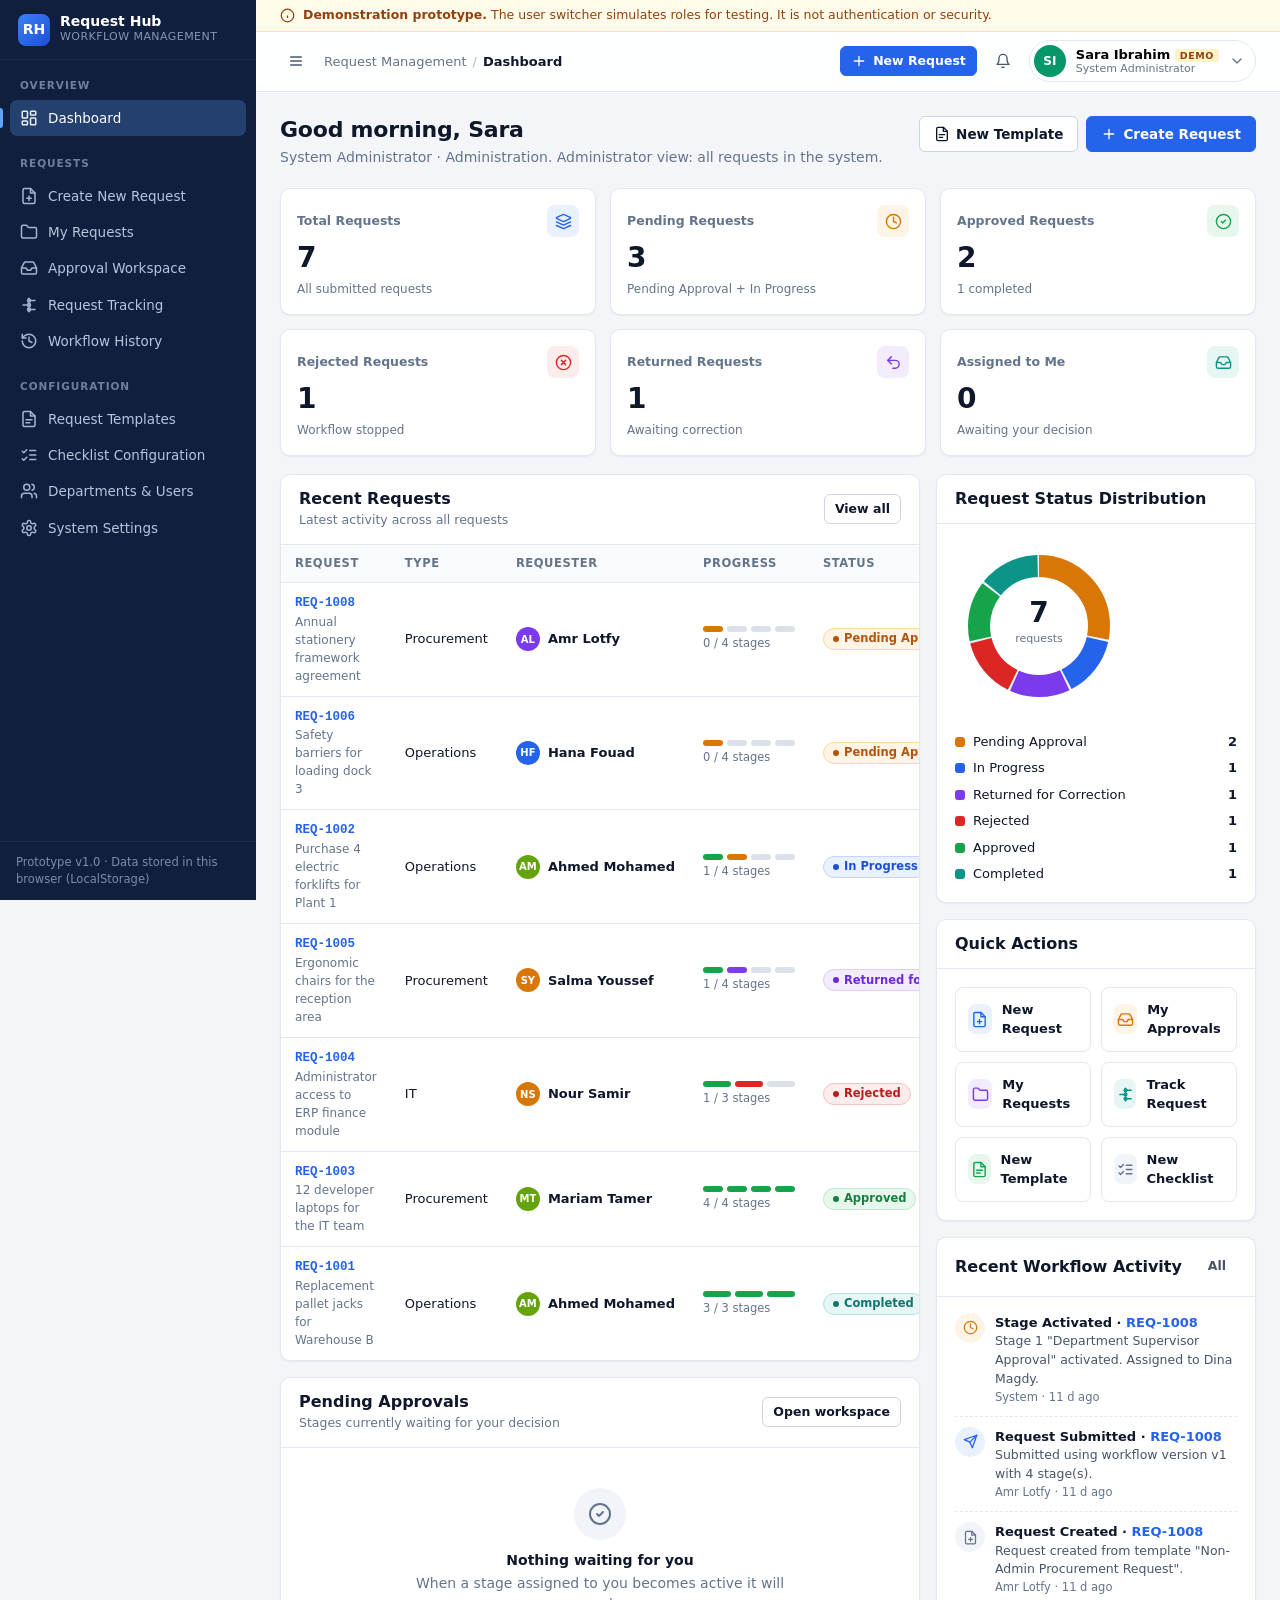
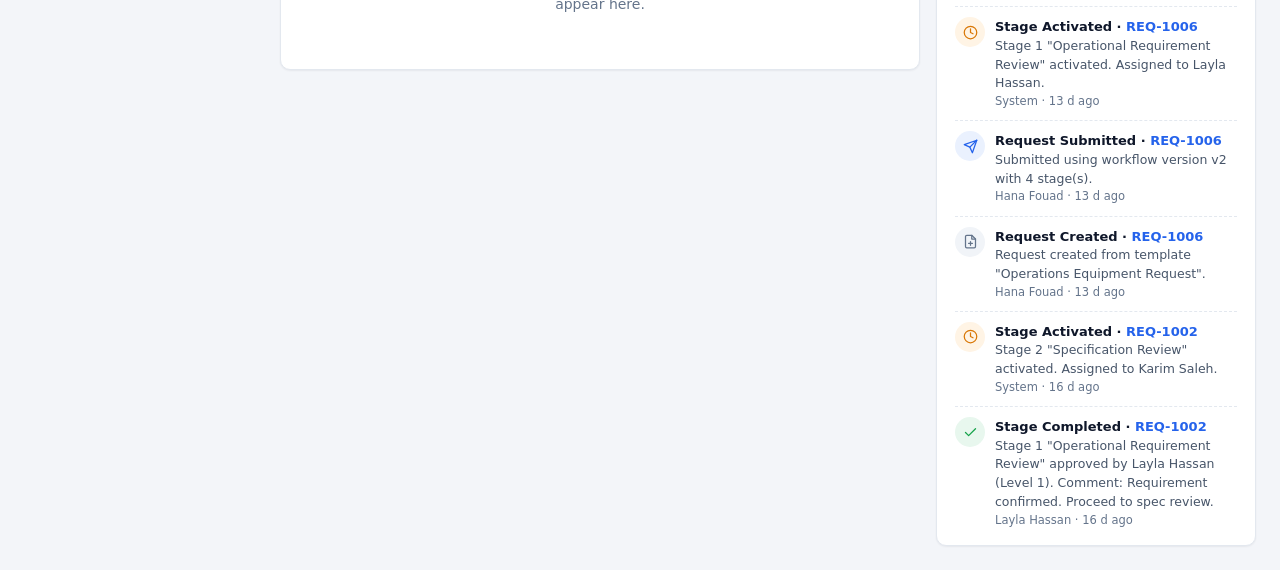
<file: dynamic-request-system/index.html>
<!DOCTYPE html>
<html lang="en">
<head>
  <meta charset="UTF-8">
  <meta name="viewport" content="width=device-width, initial-scale=1">
  <title>Request Hub – Dynamic Request &amp; Approval Workflow</title>
  <meta name="description" content="Dynamic Request, Checklist & Approval Workflow System – frontend prototype">
  <link rel="icon" href="data:image/svg+xml,%3Csvg xmlns='http://www.w3.org/2000/svg' viewBox='0 0 32 32'%3E%3Crect width='32' height='32' rx='8' fill='%232563eb'/%3E%3Ctext x='16' y='21' font-family='Arial' font-weight='700' font-size='13' fill='white' text-anchor='middle'%3ERH%3C/text%3E%3C/svg%3E">
  <link rel="stylesheet" href="assets/css/style.css">
  <link rel="stylesheet" href="assets/css/components.css">
  <link rel="stylesheet" href="assets/css/responsive.css">
</head>
<body>
  <div class="app" id="app">
    <aside class="sidebar" id="sidebar" aria-label="Main navigation">
      <div class="sidebar__brand">
        <div class="sidebar__logo">RH</div>
        <div>
          <div class="sidebar__title">Request Hub</div>
          <div class="sidebar__subtitle">Workflow Management</div>
        </div>
      </div>
      <nav class="sidebar__nav" id="sidebar-nav"></nav>
      <div class="sidebar__footer">Prototype v1.0 · Data stored in this browser (LocalStorage)</div>
    </aside>
    <div class="backdrop" id="backdrop"></div>

    <div class="main">
      <div class="demo-banner" role="note">
        <svg viewBox="0 0 24 24" fill="none" stroke="currentColor" stroke-width="2"><circle cx="12" cy="12" r="10"/><path d="M12 16v-4M12 8h.01"/></svg>
        <span><strong>Demonstration prototype.</strong> The user switcher simulates roles for testing. It is not authentication or security.</span>
      </div>
      <header class="topbar">
        <button class="btn btn-ghost btn-icon topbar__menu" id="menu-toggle" aria-label="Open navigation"></button>
        <nav class="breadcrumbs" id="breadcrumbs" aria-label="Breadcrumb"></nav>
        <div class="topbar__spacer"></div>
        <div class="topbar__actions">
          <a class="btn btn-primary btn-sm" href="#/requests/new" id="topbar-new"><span class="btn-label">New Request</span></a>
          <div class="dropdown" id="notif-dropdown"></div>
          <div class="dropdown" id="user-dropdown"></div>
        </div>
      </header>
      <main class="content" id="view" tabindex="-1"></main>
    </div>
  </div>
  <div id="modal-root"></div>
  <div class="toast-root" id="toast-root" aria-live="polite"></div>

  <!-- Core: storage, rules, engine, services (no DOM dependencies except ui/router) -->
  <script src="assets/js/core/storage.js"></script>
  <script src="assets/js/core/constants.js"></script>
  <script src="assets/js/core/validation.js"></script>
  <script src="assets/js/core/auth.js"></script>
  <script src="assets/js/core/time.js"></script>
  <script src="assets/js/core/workflow-engine.js"></script>
  <script src="assets/js/core/template-service.js"></script>
  <script src="assets/js/core/data.js"></script>
  <script src="assets/js/core/ui.js"></script>
  <script src="assets/js/core/router.js"></script>
  <!-- UI modules -->
  <script src="assets/js/modules/dashboard.js"></script>
  <script src="assets/js/modules/templates.js"></script>
  <script src="assets/js/modules/checklist.js"></script>
  <script src="assets/js/modules/requests.js"></script>
  <script src="assets/js/modules/approvals.js"></script>
  <script src="assets/js/modules/tracking.js"></script>
  <script src="assets/js/modules/history.js"></script>
  <script src="assets/js/modules/organization.js"></script>
  <script src="assets/js/modules/settings.js"></script>
  <script src="assets/js/app.js"></script>
</body>
</html>
</file>
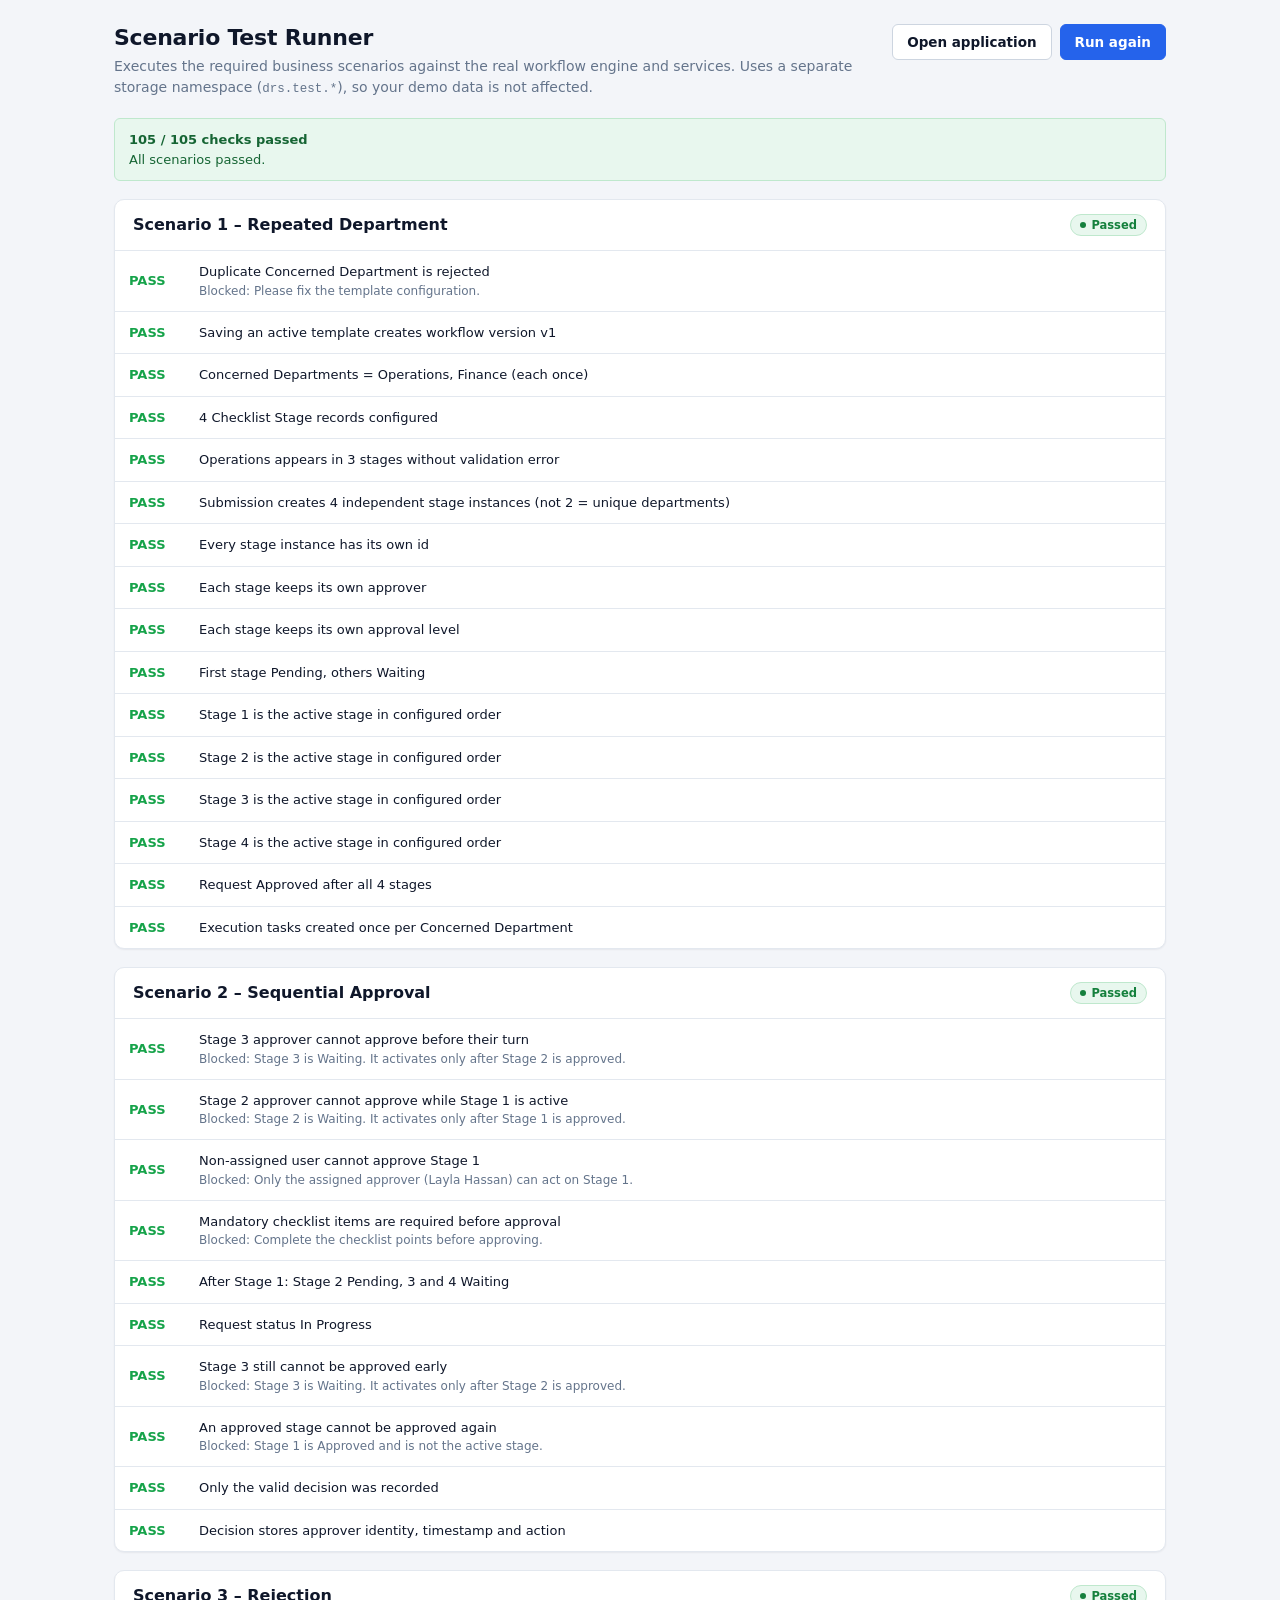
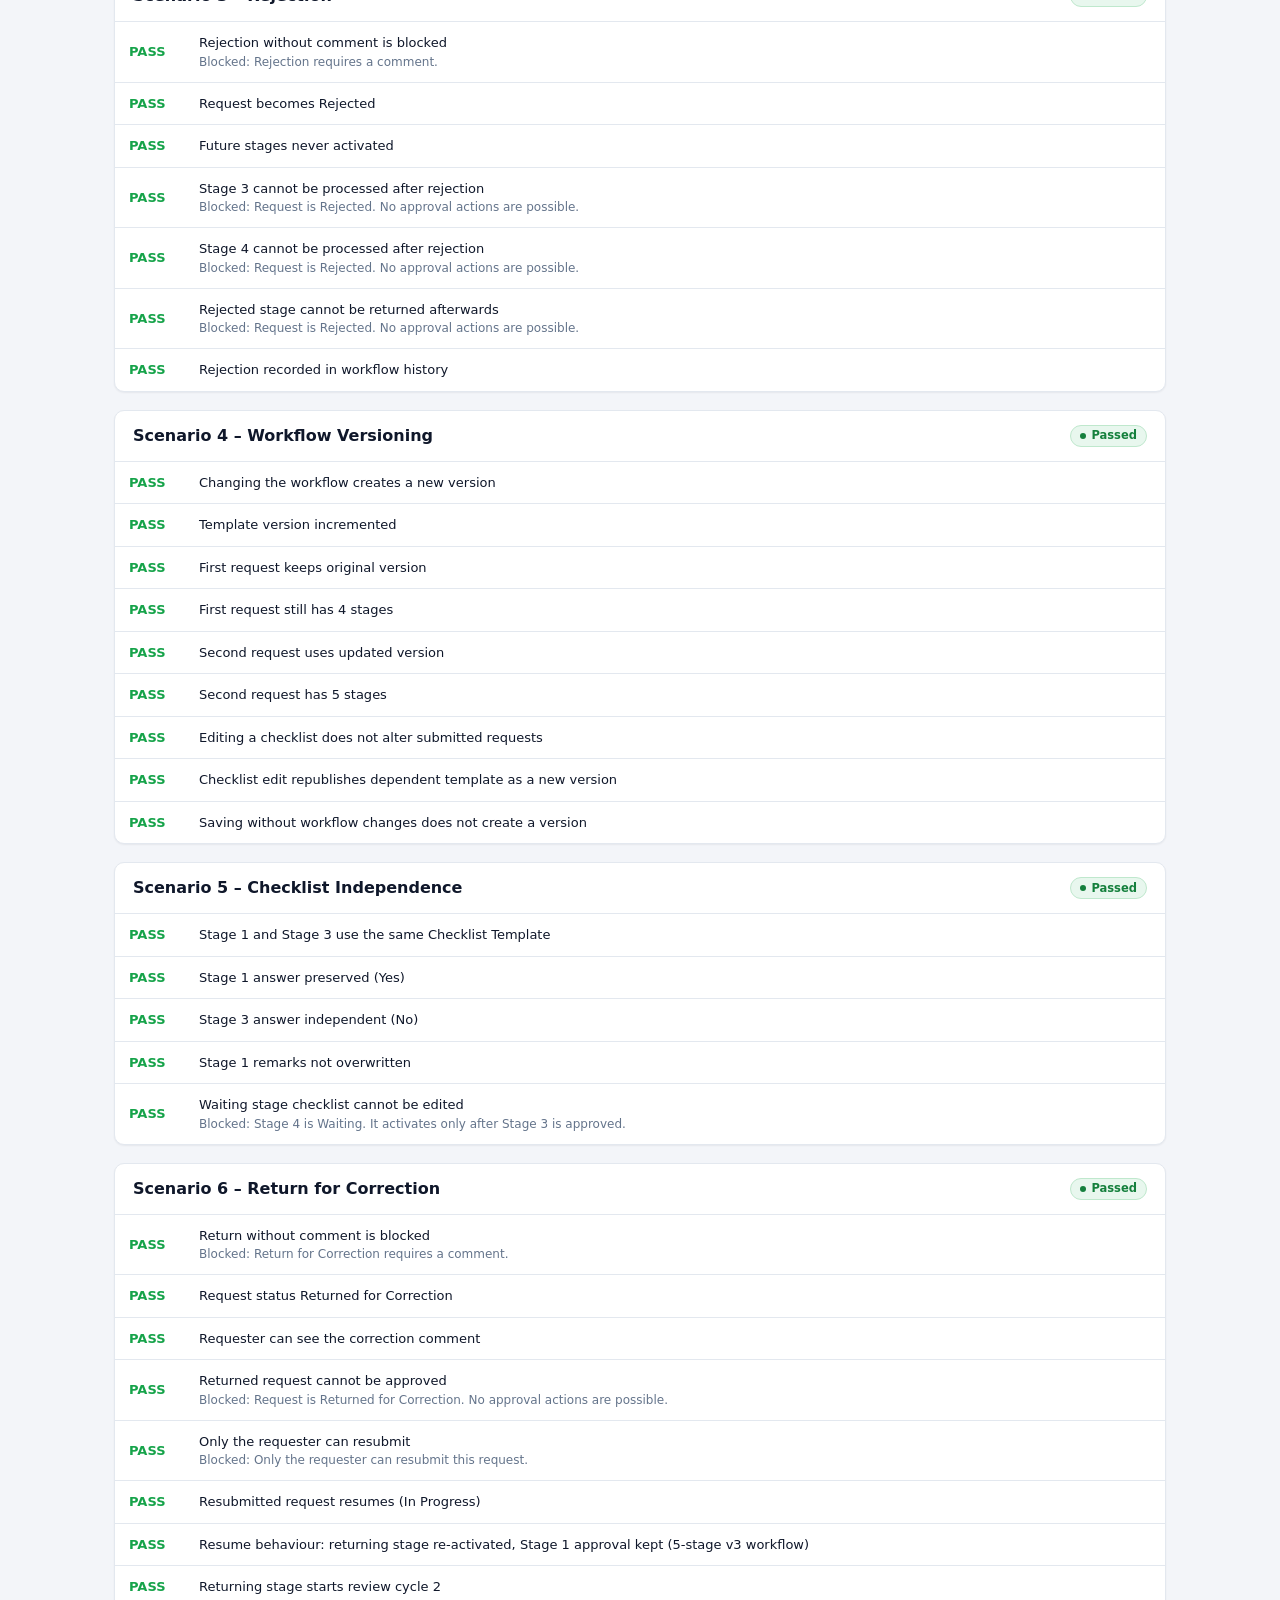
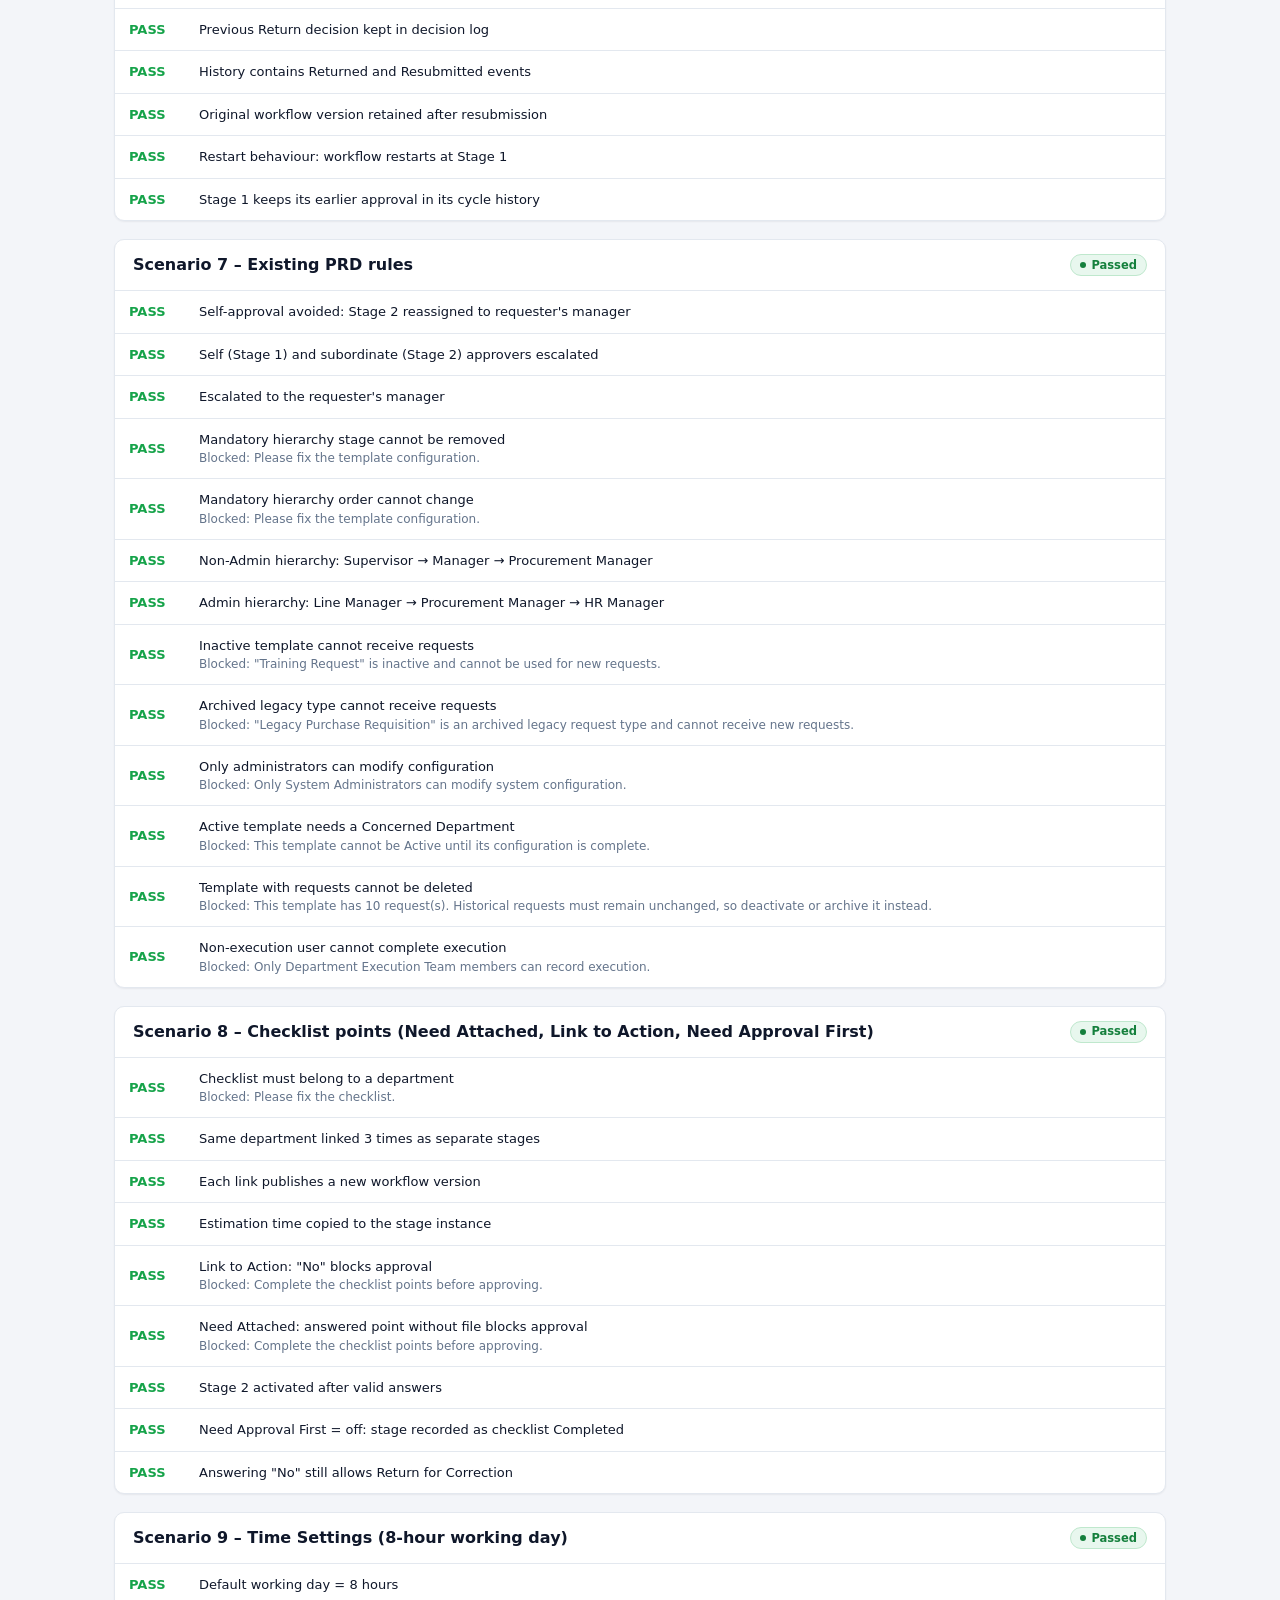
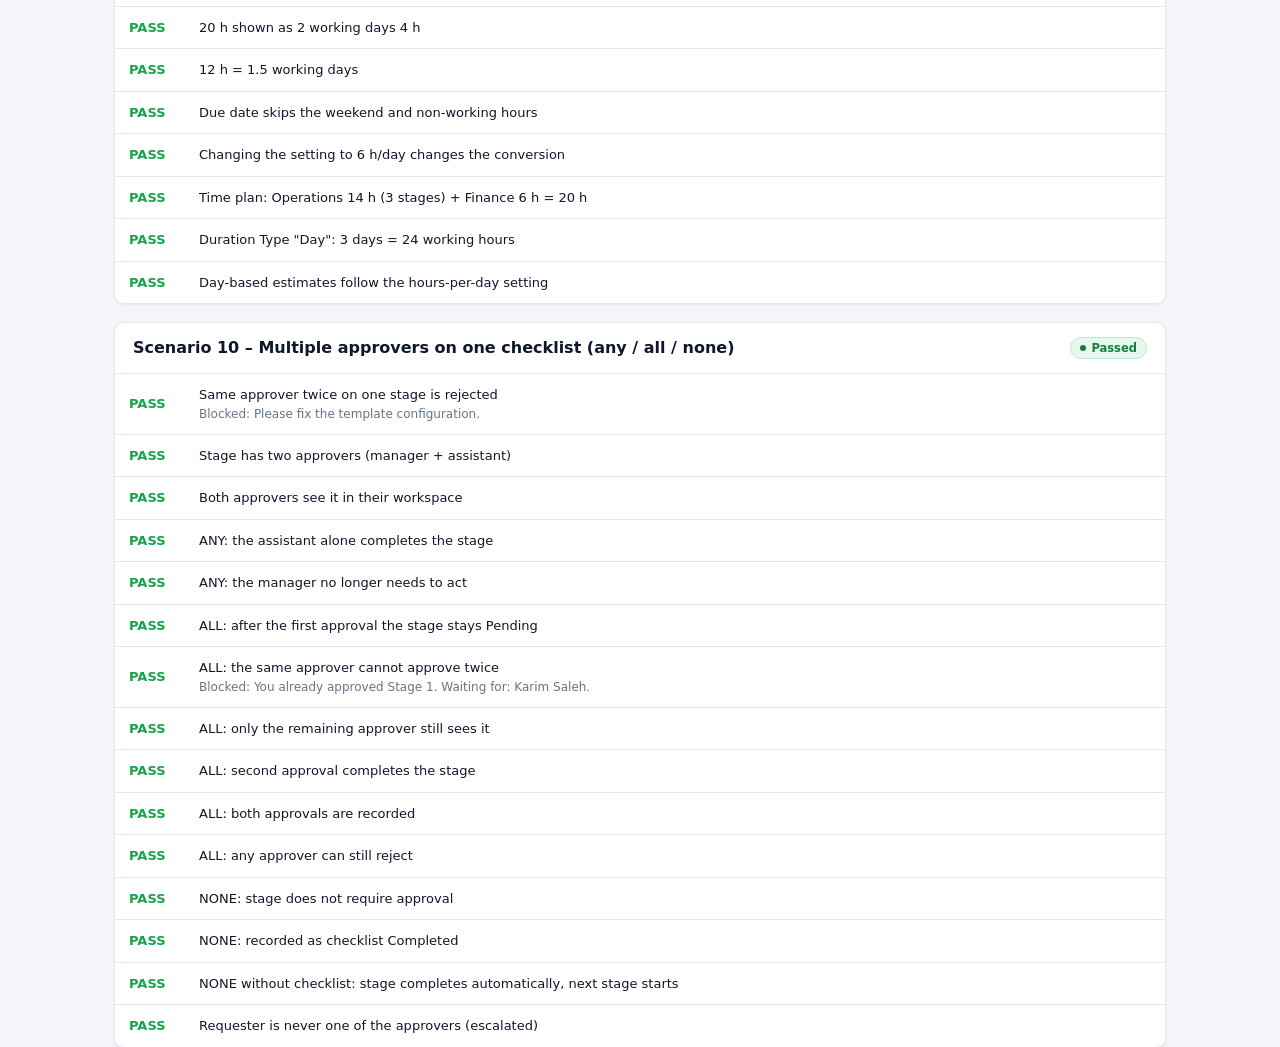
<file: dynamic-request-system/tests/test-runner.html>
<!DOCTYPE html>
<html lang="en">
<head>
  <meta charset="UTF-8">
  <meta name="viewport" content="width=device-width, initial-scale=1">
  <title>Request Hub – Scenario Tests</title>
  <link rel="stylesheet" href="../assets/css/style.css">
  <link rel="stylesheet" href="../assets/css/components.css">
  <style>
    body { padding: 24px; max-width: 1100px; margin: 0 auto; }
    .scn { margin-top: 18px; }
    .res td:first-child { width: 70px; }
    .pass { color: var(--green); font-weight: 700; }
    .fail { color: var(--red); font-weight: 700; }
  </style>
  <!-- Isolated storage namespace: running tests never touches the application's data -->
  <script>window.DRS_STORAGE_PREFIX = 'drs.test.';</script>
</head>
<body>
  <div class="page-header"><div><h1>Scenario Test Runner</h1><p>Executes the required business scenarios against the real workflow engine and services. Uses a separate storage namespace (<code>drs.test.*</code>), so your demo data is not affected.</p></div>
    <div class="page-header__actions"><a class="btn" href="../index.html">Open application</a><button class="btn btn-primary" id="run">Run again</button></div></div>
  <div id="summary"></div>
  <div id="out"></div>

  <script src="../assets/js/core/storage.js"></script>
  <script src="../assets/js/core/constants.js"></script>
  <script src="../assets/js/core/validation.js"></script>
  <script src="../assets/js/core/auth.js"></script>
  <script src="../assets/js/core/time.js"></script>
  <script src="../assets/js/core/workflow-engine.js"></script>
  <script src="../assets/js/core/template-service.js"></script>
  <script src="../assets/js/core/data.js"></script>
  <script src="scenarios.js"></script>
  <script>
    function esc(s) { return String(s).replace(/[&<>"]/g, (c) => ({ '&': '&amp;', '<': '&lt;', '>': '&gt;', '"': '&quot;' })[c]); }
    function run() {
      const results = DRS.Tests.run();
      const failed = results.filter((r) => !r.passed);
      document.getElementById('summary').innerHTML = '<div class="alert alert--' + (failed.length ? 'error' : 'success') + '" id="result-banner" data-passed="' + (results.length - failed.length) + '" data-total="' + results.length + '"><div><strong>' +
        (results.length - failed.length) + ' / ' + results.length + ' checks passed</strong>' + (failed.length ? failed.length + ' failed.' : 'All scenarios passed.') + '</div></div>';
      const groups = {};
      results.forEach((r) => { (groups[r.scenario] = groups[r.scenario] || []).push(r); });
      document.getElementById('out').innerHTML = Object.entries(groups).map(([name, rows]) =>
        '<div class="card scn"><div class="card__header"><h2>Scenario ' + esc(name) + '</h2>' + (rows.every((r) => r.passed) ? '<span class="badge badge--green">Passed</span>' : '<span class="badge badge--red">Failed</span>') + '</div>' +
        '<div class="table-wrap"><table class="table res"><tbody>' + rows.map((r) => '<tr><td class="' + (r.passed ? 'pass">PASS' : 'fail">FAIL') + '</td><td>' + esc(r.check) + (r.detail ? '<div class="cell-sub">' + esc(r.detail) + '</div>' : '') + '</td></tr>').join('') + '</tbody></table></div></div>'
      ).join('');
    }
    document.getElementById('run').addEventListener('click', run);
    run();
  </script>
</body>
</html>
</file>
<file: dynamic-request-system/assets/css/style.css>
/* ===== style.css – tokens, base, application shell ===== */
:root {
  --navy-900: #0b1730;
  --navy-800: #0f1f3d;
  --navy-700: #182c52;
  --navy-600: #24406f;
  --navy-text: #b8c4dc;
  --primary: #2563eb;
  --primary-600: #1d4ed8;
  --primary-50: #eff4ff;
  --primary-100: #dbe6fe;
  --bg: #f3f5f9;
  --surface: #ffffff;
  --surface-2: #f8fafc;
  --border: #e3e8ef;
  --border-strong: #cdd5e0;
  --text: #0f172a;
  --text-2: #475569;
  --text-3: #64748b;
  --green: #16a34a;   --green-bg: #e8f7ee;  --green-border: #bfe8cd;
  --orange: #d97706;  --orange-bg: #fff4e5; --orange-border: #fbd9a5;
  --red: #dc2626;     --red-bg: #fdecec;    --red-border: #f6c2c2;
  --gray: #64748b;    --gray-bg: #f1f4f8;   --gray-border: #dbe1e9;
  --blue: #2563eb;    --blue-bg: #eaf1fe;   --blue-border: #c4d6fb;
  --purple: #7c3aed;  --purple-bg: #f2ecfe; --purple-border: #dccbfb;
  --teal: #0d9488;    --teal-bg: #e6f6f4;   --teal-border: #b5e3dd;
  --radius: 10px;
  --radius-sm: 6px;
  --shadow-sm: 0 1px 2px rgba(15, 23, 42, .06);
  --shadow: 0 1px 3px rgba(15, 23, 42, .08), 0 4px 12px rgba(15, 23, 42, .04);
  --shadow-lg: 0 20px 50px rgba(15, 23, 42, .22);
  --sidebar-w: 256px;
  --topbar-h: 60px;
  --font: "Inter", "Segoe UI", system-ui, -apple-system, Roboto, "Helvetica Neue", Arial, sans-serif;
  --mono: ui-monospace, SFMono-Regular, Menlo, Consolas, monospace;
}

*, *::before, *::after { box-sizing: border-box; }
html, body { height: 100%; }
body {
  margin: 0;
  font-family: var(--font);
  font-size: 14px;
  line-height: 1.5;
  color: var(--text);
  background: var(--bg);
  -webkit-font-smoothing: antialiased;
}
a { color: var(--primary); text-decoration: none; }
a:hover { text-decoration: underline; }
h1, h2, h3, h4 { margin: 0; line-height: 1.25; color: var(--text); }
h1 { font-size: 22px; font-weight: 700; letter-spacing: -.01em; }
h2 { font-size: 16px; font-weight: 650; }
h3 { font-size: 14px; font-weight: 650; }
p { margin: 0 0 8px; }
code, .mono { font-family: var(--mono); font-size: 12.5px; }
.muted { color: var(--text-3); }
.small { font-size: 12.5px; }
.nowrap { white-space: nowrap; }
.hidden { display: none !important; }
.sr-only { position: absolute; width: 1px; height: 1px; overflow: hidden; clip: rect(0 0 0 0); }
:focus-visible { outline: 2px solid var(--primary); outline-offset: 2px; }

/* ----- Shell ----- */
.app { display: flex; min-height: 100vh; }
.sidebar {
  position: fixed; inset: 0 auto 0 0; width: var(--sidebar-w);
  background: var(--navy-800); color: var(--navy-text);
  display: flex; flex-direction: column; z-index: 40;
  transition: transform .2s ease;
}
.sidebar__brand { display: flex; align-items: center; gap: 10px; padding: 0 18px; height: var(--topbar-h); border-bottom: 1px solid rgba(255,255,255,.06); }
.sidebar__logo { width: 32px; height: 32px; border-radius: 8px; background: linear-gradient(135deg, #3b82f6, #1d4ed8); display: grid; place-items: center; color: #fff; font-weight: 800; font-size: 14px; }
.sidebar__title { color: #fff; font-weight: 700; font-size: 14px; line-height: 1.15; }
.sidebar__subtitle { font-size: 11px; color: #8696b6; letter-spacing: .04em; text-transform: uppercase; }
.sidebar__nav { flex: 1; overflow-y: auto; padding: 12px 10px; }
.nav-group { margin-bottom: 14px; }
.nav-group__label { font-size: 10.5px; text-transform: uppercase; letter-spacing: .09em; color: #6f7fa0; padding: 6px 10px; font-weight: 600; }
.nav-link {
  display: flex; align-items: center; gap: 10px; padding: 8px 10px; border-radius: 7px;
  color: var(--navy-text); font-weight: 500; font-size: 13.5px; text-decoration: none; position: relative;
}
.nav-link:hover { background: var(--navy-700); color: #fff; text-decoration: none; }
.nav-link.active { background: var(--navy-600); color: #fff; }
.nav-link.active::before { content: ""; position: absolute; left: -10px; top: 8px; bottom: 8px; width: 3px; border-radius: 0 3px 3px 0; background: #60a5fa; }
.nav-link svg { width: 18px; height: 18px; flex-shrink: 0; opacity: .9; }
.nav-link .nav-count { margin-left: auto; background: #f59e0b; color: #1f1300; font-size: 11px; font-weight: 700; border-radius: 10px; padding: 0 7px; line-height: 18px; }
.nav-link .nav-lock { margin-left: auto; opacity: .5; }
.nav-link .nav-lock svg { width: 13px; height: 13px; }
.sidebar__footer { padding: 12px 16px; border-top: 1px solid rgba(255,255,255,.06); font-size: 11.5px; color: #7d8cab; }

.main { flex: 1; margin-left: var(--sidebar-w); min-width: 0; display: flex; flex-direction: column; }
.topbar {
  position: sticky; top: 0; z-index: 30; height: var(--topbar-h);
  background: rgba(255,255,255,.92); backdrop-filter: saturate(1.4) blur(6px);
  border-bottom: 1px solid var(--border);
  display: flex; align-items: center; gap: 12px; padding: 0 24px;
}
.topbar__menu { display: none; }
.breadcrumbs { display: flex; align-items: center; gap: 6px; font-size: 13px; color: var(--text-3); min-width: 0; overflow: hidden; white-space: nowrap; }
.breadcrumbs a { color: var(--text-3); }
.breadcrumbs .sep { opacity: .5; }
.breadcrumbs .current { color: var(--text); font-weight: 600; overflow: hidden; text-overflow: ellipsis; }
.topbar__spacer { flex: 1; }
.topbar__actions { display: flex; align-items: center; gap: 10px; }

.content { padding: 24px; max-width: 1440px; width: 100%; margin: 0 auto; flex: 1; }
.page-header { display: flex; align-items: flex-start; justify-content: space-between; gap: 16px; margin-bottom: 20px; flex-wrap: wrap; }
.page-header p { color: var(--text-3); margin: 4px 0 0; max-width: 760px; }
.page-header__actions { display: flex; gap: 8px; flex-wrap: wrap; align-items: center; }
.backdrop { display: none; }

.demo-banner { background: #fffbeb; border-bottom: 1px solid #fde68a; color: #92400e; font-size: 12.5px; padding: 6px 24px; display: flex; gap: 8px; align-items: center; }
.demo-banner svg { width: 15px; height: 15px; flex-shrink: 0; }

/* Grid helpers */
.grid { display: grid; gap: 16px; }
.grid-2 { grid-template-columns: repeat(2, minmax(0, 1fr)); }
.grid-3 { grid-template-columns: repeat(3, minmax(0, 1fr)); }
.grid-main-side { grid-template-columns: minmax(0, 1fr) 360px; align-items: start; }
.stack { display: flex; flex-direction: column; gap: 16px; }
.row { display: flex; align-items: center; gap: 8px; }
.row-wrap { display: flex; align-items: center; gap: 8px; flex-wrap: wrap; }
.between { justify-content: space-between; }
.mt-0 { margin-top: 0; } .mt-8 { margin-top: 8px; } .mt-16 { margin-top: 16px; } .mb-8 { margin-bottom: 8px; } .mb-16 { margin-bottom: 16px; }
</file>
<file: dynamic-request-system/assets/css/components.css>
/* ===== components.css – reusable UI components ===== */

/* Buttons */
.btn {
  display: inline-flex; align-items: center; justify-content: center; gap: 6px;
  height: 36px; padding: 0 14px; border-radius: var(--radius-sm);
  border: 1px solid var(--border-strong); background: var(--surface); color: var(--text);
  font: inherit; font-weight: 550; font-size: 13.5px; cursor: pointer; white-space: nowrap;
  transition: background .12s, border-color .12s, box-shadow .12s;
}
.btn:hover { background: var(--surface-2); border-color: #b9c3d2; text-decoration: none; }
.btn svg { width: 16px; height: 16px; }
.btn:disabled, .btn.is-disabled { opacity: .5; cursor: not-allowed; }
.btn-primary { background: var(--primary); border-color: var(--primary); color: #fff; }
.btn-primary:hover { background: var(--primary-600); border-color: var(--primary-600); }
.btn-success { background: var(--green); border-color: var(--green); color: #fff; }
.btn-success:hover { background: #15803d; border-color: #15803d; }
.btn-danger { background: var(--red); border-color: var(--red); color: #fff; }
.btn-danger:hover { background: #b91c1c; border-color: #b91c1c; }
.btn-warning { background: #fff; border-color: var(--orange-border); color: #b45309; }
.btn-warning:hover { background: var(--orange-bg); }
.btn-ghost { background: transparent; border-color: transparent; color: var(--text-2); }
.btn-ghost:hover { background: var(--gray-bg); border-color: transparent; }
.btn-sm { height: 30px; padding: 0 10px; font-size: 12.5px; }
.btn-icon { width: 32px; height: 32px; padding: 0; }
.btn-sm.btn-icon { width: 28px; height: 28px; }
.btn.is-loading { position: relative; color: transparent !important; pointer-events: none; }
.btn.is-loading::after { content: ""; position: absolute; width: 16px; height: 16px; border: 2px solid rgba(255,255,255,.5); border-top-color: #fff; border-radius: 50%; animation: spin .7s linear infinite; }
.btn:not(.btn-primary):not(.btn-success):not(.btn-danger).is-loading::after { border-color: rgba(37,99,235,.25); border-top-color: var(--primary); }
@keyframes spin { to { transform: rotate(360deg); } }

/* Cards */
.card { background: var(--surface); border: 1px solid var(--border); border-radius: var(--radius); box-shadow: var(--shadow-sm); min-width: 0; }
.card__header { display: flex; align-items: center; justify-content: space-between; gap: 12px; padding: 14px 18px; border-bottom: 1px solid var(--border); flex-wrap: wrap; }
.card__header p { margin: 2px 0 0; color: var(--text-3); font-size: 12.5px; }
.card__body { padding: 18px; }
.card__body--flush { padding: 0; }
.card__footer { padding: 12px 18px; border-top: 1px solid var(--border); display: flex; justify-content: flex-end; gap: 8px; flex-wrap: wrap; background: var(--surface-2); border-radius: 0 0 var(--radius) var(--radius); }
.section-title { display: flex; align-items: center; gap: 8px; }
.section-num { width: 22px; height: 22px; border-radius: 50%; background: var(--primary-50); color: var(--primary); font-size: 12px; font-weight: 700; display: inline-grid; place-items: center; }

/* KPI cards */
.kpis { display: grid; grid-template-columns: repeat(6, minmax(0, 1fr)); gap: 14px; margin-bottom: 18px; }
.kpi { padding: 16px; display: flex; flex-direction: column; gap: 6px; cursor: pointer; transition: box-shadow .15s, transform .15s; text-decoration: none; color: inherit; }
.kpi:hover { box-shadow: var(--shadow); text-decoration: none; transform: translateY(-1px); }
.kpi__top { display: flex; align-items: center; justify-content: space-between; }
.kpi__label { color: var(--text-3); font-size: 12.5px; font-weight: 550; }
.kpi__icon { width: 32px; height: 32px; border-radius: 8px; display: grid; place-items: center; }
.kpi__icon svg { width: 17px; height: 17px; }
.kpi__value { font-size: 28px; font-weight: 750; letter-spacing: -.02em; line-height: 1.1; }
.kpi__hint { font-size: 12px; color: var(--text-3); }
.tone-blue { background: var(--blue-bg); color: var(--blue); }
.tone-orange { background: var(--orange-bg); color: var(--orange); }
.tone-green { background: var(--green-bg); color: var(--green); }
.tone-red { background: var(--red-bg); color: var(--red); }
.tone-purple { background: var(--purple-bg); color: var(--purple); }
.tone-gray { background: var(--gray-bg); color: var(--gray); }
.tone-teal { background: var(--teal-bg); color: var(--teal); }

/* Badges */
.badge {
  display: inline-flex; align-items: center; gap: 5px; height: 22px; padding: 0 9px; border-radius: 11px;
  font-size: 11.5px; font-weight: 650; white-space: nowrap; border: 1px solid transparent; line-height: 1;
}
.badge::before { content: ""; width: 6px; height: 6px; border-radius: 50%; background: currentColor; }
.badge--plain::before { display: none; }
.badge--green { background: var(--green-bg); color: #15803d; border-color: var(--green-border); }
.badge--orange { background: var(--orange-bg); color: #b45309; border-color: var(--orange-border); }
.badge--red { background: var(--red-bg); color: #b91c1c; border-color: var(--red-border); }
.badge--gray { background: var(--gray-bg); color: #475569; border-color: var(--gray-border); }
.badge--blue { background: var(--blue-bg); color: #1d4ed8; border-color: var(--blue-border); }
.badge--purple { background: var(--purple-bg); color: #6d28d9; border-color: var(--purple-border); }
.badge--teal { background: var(--teal-bg); color: #0f766e; border-color: var(--teal-border); }
.badge--navy { background: var(--navy-800); color: #fff; }
.tag { display: inline-flex; align-items: center; gap: 4px; font-size: 11px; font-weight: 600; padding: 1px 7px; border-radius: 4px; background: var(--gray-bg); color: var(--text-2); border: 1px solid var(--gray-border); white-space: nowrap; }
.tag svg { width: 11px; height: 11px; }
.tag--lock { background: #eef2ff; color: #3730a3; border-color: #c7d2fe; }
.tag--warn { background: var(--orange-bg); color: #b45309; border-color: var(--orange-border); }

/* Tables */
.table-wrap { width: 100%; overflow-x: auto; }
table.table { width: 100%; border-collapse: collapse; font-size: 13px; }
.table th { text-align: left; font-size: 11.5px; text-transform: uppercase; letter-spacing: .05em; color: var(--text-3); font-weight: 650; padding: 10px 14px; background: var(--surface-2); border-bottom: 1px solid var(--border); white-space: nowrap; }
.table td { padding: 11px 14px; border-bottom: 1px solid var(--border); vertical-align: middle; }
.table tbody tr:last-child td { border-bottom: 0; }
.table tbody tr.clickable { cursor: pointer; }
.table tbody tr:hover td { background: #fafbfd; }
.table .cell-title { font-weight: 600; color: var(--text); }
.table .cell-sub { font-size: 12px; color: var(--text-3); }
.table .actions { display: flex; gap: 4px; justify-content: flex-end; }
.req-id { font-family: var(--mono); font-weight: 600; font-size: 12.5px; color: var(--primary); white-space: nowrap; }

/* Forms */
.form-grid { display: grid; grid-template-columns: repeat(2, minmax(0, 1fr)); gap: 14px 18px; }
.form-grid .span-2 { grid-column: 1 / -1; }
.field { display: flex; flex-direction: column; gap: 5px; min-width: 0; }
.field > label, .field-label { font-size: 12.5px; font-weight: 600; color: var(--text-2); }
.field .req { color: var(--red); }
.field .hint { font-size: 12px; color: var(--text-3); }
.field .error-text { font-size: 12px; color: var(--red); }
.input, .select, .textarea {
  width: 100%; height: 38px; padding: 0 11px; border: 1px solid var(--border-strong); border-radius: var(--radius-sm);
  font: inherit; font-size: 13.5px; background: #fff; color: var(--text); transition: border-color .12s, box-shadow .12s;
}
.textarea { height: auto; min-height: 90px; padding: 9px 11px; resize: vertical; }
.select { appearance: none; background-image: url("data:image/svg+xml,%3Csvg xmlns='http://www.w3.org/2000/svg' width='12' height='12' viewBox='0 0 24 24' fill='none' stroke='%2364748b' stroke-width='2.5'%3E%3Cpath d='m6 9 6 6 6-6'/%3E%3C/svg%3E"); background-repeat: no-repeat; background-position: right 10px center; padding-right: 30px; }
.input:focus, .select:focus, .textarea:focus { outline: none; border-color: var(--primary); box-shadow: 0 0 0 3px rgba(37, 99, 235, .15); }
.input:disabled, .select:disabled, .textarea:disabled { background: var(--surface-2); color: var(--text-3); cursor: not-allowed; }
.is-invalid { border-color: var(--red) !important; box-shadow: 0 0 0 3px rgba(220, 38, 38, .1) !important; }
.check { display: inline-flex; align-items: center; gap: 8px; cursor: pointer; font-size: 13.5px; }
.check input { width: 16px; height: 16px; accent-color: var(--primary); margin: 0; }
.radio-cards { display: grid; grid-template-columns: repeat(2, minmax(0, 1fr)); gap: 10px; }
.radio-cards--3 { grid-template-columns: repeat(3, minmax(0, 1fr)); }
.radio-card { border: 1px solid var(--border-strong); border-radius: var(--radius-sm); padding: 10px 12px; cursor: pointer; display: flex; gap: 10px; align-items: flex-start; }
.radio-card input { margin-top: 3px; accent-color: var(--primary); }
.radio-card:has(input:checked) { border-color: var(--primary); background: var(--primary-50); }
.radio-card strong { display: block; font-size: 13px; }
.radio-card span { font-size: 12px; color: var(--text-3); }
.segmented { display: inline-flex; border: 1px solid var(--border-strong); border-radius: var(--radius-sm); overflow: hidden; background: #fff; }
.segmented button { border: 0; background: transparent; padding: 0 12px; height: 32px; font: inherit; font-size: 12.5px; font-weight: 600; color: var(--text-2); cursor: pointer; border-right: 1px solid var(--border); }
.segmented button:last-child { border-right: 0; }
.segmented button.active { background: var(--primary); color: #fff; }
.yesno { display: inline-flex; gap: 8px; }
.yesno label { display: inline-flex; align-items: center; gap: 6px; padding: 6px 14px; border: 1px solid var(--border-strong); border-radius: var(--radius-sm); cursor: pointer; font-weight: 600; font-size: 13px; }
.yesno input { accent-color: var(--primary); margin: 0; }
.yesno label:has(input:checked) { border-color: var(--primary); background: var(--primary-50); color: var(--primary-600); }
.toolbar { display: flex; gap: 10px; align-items: center; flex-wrap: wrap; }
.search { position: relative; }
.search svg { position: absolute; left: 10px; top: 50%; transform: translateY(-50%); width: 15px; height: 15px; color: var(--text-3); pointer-events: none; }
.search .input { padding-left: 32px; }

/* Alerts */
.alert { display: flex; gap: 10px; padding: 11px 14px; border-radius: var(--radius-sm); border: 1px solid; font-size: 13px; align-items: flex-start; }
.alert svg { width: 18px; height: 18px; flex-shrink: 0; margin-top: 1px; }
.alert ul { margin: 4px 0 0; padding-left: 18px; }
.alert strong { display: block; }
.alert--info { background: var(--blue-bg); border-color: var(--blue-border); color: #1e3a8a; }
.alert--warn { background: var(--orange-bg); border-color: var(--orange-border); color: #92400e; }
.alert--error { background: var(--red-bg); border-color: var(--red-border); color: #991b1b; }
.alert--success { background: var(--green-bg); border-color: var(--green-border); color: #166534; }
.alert--neutral { background: var(--gray-bg); border-color: var(--gray-border); color: var(--text-2); }

/* Tabs */
.tabs { display: flex; gap: 2px; border-bottom: 1px solid var(--border); margin-bottom: 16px; overflow-x: auto; }
.tab { padding: 10px 14px; font-weight: 600; font-size: 13px; color: var(--text-3); border: 0; background: none; cursor: pointer; border-bottom: 2px solid transparent; margin-bottom: -1px; white-space: nowrap; display: inline-flex; gap: 6px; align-items: center; font-family: inherit; }
.tab:hover { color: var(--text); }
.tab.active { color: var(--primary); border-bottom-color: var(--primary); }
.tab .count { background: var(--gray-bg); color: var(--text-2); border-radius: 9px; padding: 0 7px; font-size: 11px; }
.tab.active .count { background: var(--primary-100); color: var(--primary-600); }

/* Chips & multi-select */
.chips { display: flex; flex-wrap: wrap; gap: 6px; }
.chip { display: inline-flex; align-items: center; gap: 6px; height: 28px; padding: 0 6px 0 11px; border-radius: 14px; background: var(--primary-50); color: var(--primary-600); border: 1px solid var(--primary-100); font-weight: 600; font-size: 12.5px; }
.chip button { border: 0; background: transparent; color: inherit; width: 20px; height: 20px; border-radius: 50%; display: grid; place-items: center; cursor: pointer; padding: 0; }
.chip button:hover { background: var(--primary-100); }
.chip button svg { width: 12px; height: 12px; }
.multiselect { position: relative; }
.multiselect__box { border: 1px solid var(--border-strong); border-radius: var(--radius-sm); padding: 6px; display: flex; flex-wrap: wrap; gap: 6px; align-items: center; background: #fff; min-height: 42px; cursor: text; }
.multiselect__box:focus-within { border-color: var(--primary); box-shadow: 0 0 0 3px rgba(37, 99, 235, .15); }
.multiselect__box input { border: 0; outline: none; font: inherit; flex: 1; min-width: 140px; height: 28px; padding: 0 4px; }
.multiselect__menu { position: absolute; left: 0; right: 0; top: calc(100% + 4px); background: #fff; border: 1px solid var(--border); border-radius: var(--radius-sm); box-shadow: var(--shadow-lg); z-index: 20; max-height: 240px; overflow-y: auto; padding: 4px; }
.multiselect__option { padding: 8px 10px; border-radius: 5px; cursor: pointer; display: flex; justify-content: space-between; align-items: center; font-size: 13px; }
.multiselect__option:hover, .multiselect__option.focused { background: var(--primary-50); }
.multiselect__option.disabled { color: var(--text-3); cursor: not-allowed; background: none; }
.multiselect__empty { padding: 10px; color: var(--text-3); font-size: 13px; }

/* Empty state */
.empty { text-align: center; padding: 40px 20px; color: var(--text-3); }
.empty__icon { width: 52px; height: 52px; margin: 0 auto 12px; border-radius: 50%; background: var(--gray-bg); display: grid; place-items: center; color: var(--text-3); }
.empty__icon svg { width: 24px; height: 24px; }
.empty h3 { color: var(--text); margin-bottom: 4px; }
.empty p { margin: 0 auto 14px; max-width: 420px; }

/* Modal */
.modal-overlay { position: fixed; inset: 0; background: rgba(11, 23, 48, .5); z-index: 100; display: flex; align-items: flex-start; justify-content: center; padding: 6vh 16px 16px; overflow-y: auto; animation: fade .15s ease; }
.modal { background: #fff; border-radius: 12px; width: 100%; max-width: 560px; box-shadow: var(--shadow-lg); animation: pop .16s ease; display: flex; flex-direction: column; max-height: 88vh; }
.modal--lg { max-width: 820px; }
.modal--sm { max-width: 440px; }
.modal__header { padding: 16px 20px; border-bottom: 1px solid var(--border); display: flex; align-items: center; justify-content: space-between; gap: 12px; }
.modal__header h2 { font-size: 16px; }
.modal__body { padding: 20px; overflow-y: auto; }
.modal__footer { padding: 14px 20px; border-top: 1px solid var(--border); display: flex; justify-content: flex-end; gap: 8px; background: var(--surface-2); border-radius: 0 0 12px 12px; flex-wrap: wrap; }
@keyframes fade { from { opacity: 0; } }
@keyframes pop { from { opacity: 0; transform: translateY(8px) scale(.98); } }

/* Toasts */
.toast-root { position: fixed; right: 20px; bottom: 20px; z-index: 200; display: flex; flex-direction: column; gap: 10px; max-width: min(420px, calc(100vw - 40px)); }
.toast { background: #fff; border: 1px solid var(--border); border-left: 4px solid var(--primary); border-radius: 8px; box-shadow: var(--shadow-lg); padding: 12px 14px; display: flex; gap: 10px; align-items: flex-start; animation: slidein .2s ease; font-size: 13px; }
.toast svg { width: 18px; height: 18px; flex-shrink: 0; }
.toast--success { border-left-color: var(--green); } .toast--success svg { color: var(--green); }
.toast--error { border-left-color: var(--red); } .toast--error svg { color: var(--red); }
.toast--warning { border-left-color: var(--orange); } .toast--warning svg { color: var(--orange); }
.toast--info svg { color: var(--primary); }
.toast strong { display: block; margin-bottom: 2px; }
.toast ul { margin: 4px 0 0; padding-left: 16px; }
.toast.leaving { opacity: 0; transform: translateX(16px); transition: all .2s; }
@keyframes slidein { from { opacity: 0; transform: translateX(16px); } }

/* Dropdown (notifications, user switcher) */
.dropdown { position: relative; }
.dropdown__menu { position: absolute; right: 0; top: calc(100% + 8px); background: #fff; border: 1px solid var(--border); border-radius: 10px; box-shadow: var(--shadow-lg); width: 360px; max-width: calc(100vw - 24px); z-index: 50; overflow: hidden; }
.dropdown__head { padding: 12px 14px; border-bottom: 1px solid var(--border); display: flex; justify-content: space-between; align-items: center; }
.dropdown__list { max-height: 380px; overflow-y: auto; }
.notif { display: flex; gap: 10px; padding: 11px 14px; border-bottom: 1px solid var(--border); cursor: pointer; font-size: 13px; }
.notif:hover { background: var(--surface-2); }
.notif.unread { background: #f5f8ff; }
.notif__dot { width: 8px; height: 8px; border-radius: 50%; background: transparent; margin-top: 6px; flex-shrink: 0; }
.notif.unread .notif__dot { background: var(--primary); }
.bell { position: relative; }
.bell__count { position: absolute; top: 2px; right: 2px; min-width: 17px; height: 17px; border-radius: 9px; background: var(--red); color: #fff; font-size: 10.5px; font-weight: 700; display: grid; place-items: center; padding: 0 4px; border: 2px solid #fff; }
.user-switch { display: flex; align-items: center; gap: 10px; padding: 4px 10px 4px 4px; border: 1px solid var(--border); border-radius: 22px; background: #fff; cursor: pointer; font: inherit; max-width: 280px; }
.user-switch:hover { border-color: var(--border-strong); }
.user-switch > svg { width: 16px; height: 16px; color: var(--text-3); flex-shrink: 0; }
.user-switch__text { text-align: left; line-height: 1.2; min-width: 0; max-width: 190px; }
.user-switch__name { font-weight: 650; font-size: 13px; white-space: nowrap; overflow: hidden; text-overflow: ellipsis; display: block; }
.user-switch__role { font-size: 11px; color: var(--text-3); white-space: nowrap; overflow: hidden; text-overflow: ellipsis; display: block; }
.demo-tag { font-size: 9.5px; font-weight: 800; letter-spacing: .06em; background: #fef3c7; color: #92400e; padding: 1px 5px; border-radius: 3px; }
.user-option { display: flex; align-items: center; gap: 10px; padding: 8px 14px; cursor: pointer; }
.user-option:hover { background: var(--surface-2); }
.user-option.current { background: var(--primary-50); }
.user-group-label { padding: 8px 14px 4px; font-size: 10.5px; text-transform: uppercase; letter-spacing: .08em; color: var(--text-3); font-weight: 700; background: var(--surface-2); }

/* Avatar */
.avatar { width: 32px; height: 32px; border-radius: 50%; display: inline-grid; place-items: center; font-weight: 700; font-size: 12px; color: #fff; flex-shrink: 0; }
.avatar--sm { width: 24px; height: 24px; font-size: 10px; }
.person { display: inline-flex; align-items: center; gap: 8px; min-width: 0; }
.person__name { font-weight: 600; white-space: nowrap; }
.person__sub { font-size: 11.5px; color: var(--text-3); white-space: nowrap; }

/* Stage builder */
.flow { display: flex; align-items: stretch; gap: 0; overflow-x: auto; padding: 6px 2px 10px; }
.flow__node { min-width: 150px; max-width: 190px; border: 1px solid var(--border); border-radius: 8px; background: #fff; padding: 10px 12px; position: relative; flex-shrink: 0; }
.flow__node--locked { border-color: #c7d2fe; background: #f8f9ff; }
.flow__node--inactive { opacity: .5; border-style: dashed; }
.flow__num { font-size: 10.5px; font-weight: 800; color: var(--primary); letter-spacing: .05em; }
.flow__dept { font-weight: 700; font-size: 13px; margin: 2px 0; }
.flow__meta { font-size: 11.5px; color: var(--text-3); line-height: 1.35; }
.flow__arrow { display: grid; place-items: center; width: 28px; flex-shrink: 0; color: var(--border-strong); }
.flow__arrow svg { width: 18px; height: 18px; }
.stage-list { display: flex; flex-direction: column; gap: 8px; }
.stage-row {
  display: grid; grid-template-columns: 22px 34px minmax(0, 1.3fr) minmax(0, 1.2fr) minmax(0, 1.3fr) 44px auto;
  gap: 12px; align-items: center; padding: 10px 12px; border: 1px solid var(--border); border-radius: 8px; background: #fff;
}
.stage-row--head { background: transparent; border: 0; padding-top: 0; padding-bottom: 0; font-size: 11px; text-transform: uppercase; letter-spacing: .05em; color: var(--text-3); font-weight: 650; }
.stage-row--locked { background: #fafbff; border-color: #dfe4fb; }
.stage-row--inactive { opacity: .55; }
.stage-row.dragging { opacity: .4; }
.stage-row.drag-over { border-color: var(--primary); box-shadow: 0 0 0 2px var(--primary-100); }
.stage-row__handle { cursor: grab; color: var(--text-3); display: grid; place-items: center; }
.stage-row__handle svg { width: 16px; height: 16px; }
.stage-row__handle.disabled { cursor: not-allowed; opacity: .35; }
.stage-order { width: 30px; height: 30px; border-radius: 8px; background: var(--navy-800); color: #fff; font-weight: 750; display: grid; place-items: center; font-size: 13px; }
.stage-row--locked .stage-order { background: #4338ca; }
.stage-row__cell { min-width: 0; }
.stage-row__cell .t { display: block; font-weight: 650; white-space: nowrap; overflow: hidden; text-overflow: ellipsis; }
.stage-row__cell .s { display: block; font-size: 12px; color: var(--text-3); white-space: nowrap; overflow: hidden; text-overflow: ellipsis; }
.stage-row__lbl { display: none; }
.stage-row__actions { display: flex; gap: 0; justify-content: flex-end; }
.level-pill { display: inline-grid; place-items: center; min-width: 30px; height: 24px; border-radius: 12px; background: var(--primary-50); color: var(--primary-600); font-weight: 700; font-size: 12px; padding: 0 8px; }

/* Timeline (tracking) */
.timeline { position: relative; display: flex; flex-direction: column; gap: 0; }
.tl-item { display: grid; grid-template-columns: 44px minmax(0, 1fr); gap: 14px; position: relative; padding-bottom: 18px; }
.tl-item:last-child { padding-bottom: 0; }
.tl-item::before { content: ""; position: absolute; left: 21px; top: 44px; bottom: 0; width: 2px; background: var(--border); }
.tl-item:last-child::before { display: none; }
.tl-item.done::before { background: var(--green-border); }
.tl-marker { width: 44px; height: 44px; border-radius: 50%; display: grid; place-items: center; font-weight: 800; font-size: 14px; border: 2px solid; background: #fff; position: relative; z-index: 1; }
.tl-marker svg { width: 20px; height: 20px; }
.tl-marker--Approved { border-color: var(--green); color: var(--green); background: var(--green-bg); }
.tl-marker--Pending { border-color: var(--orange); color: var(--orange); background: var(--orange-bg); box-shadow: 0 0 0 5px rgba(217, 119, 6, .12); }
.tl-marker--Waiting { border-color: var(--gray-border); color: var(--gray); background: var(--gray-bg); }
.tl-marker--Rejected { border-color: var(--red); color: var(--red); background: var(--red-bg); }
.tl-marker--Returned { border-color: var(--purple); color: var(--purple); background: var(--purple-bg); }
.tl-marker--Skipped { border-color: var(--gray); color: var(--gray); background: #fff; border-style: dashed; }
.tl-card { border: 1px solid var(--border); border-radius: 8px; background: #fff; padding: 12px 14px; }
.tl-card.current { border-color: var(--orange-border); box-shadow: 0 0 0 3px rgba(217, 119, 6, .08); }
.tl-card__head { display: flex; justify-content: space-between; gap: 10px; align-items: flex-start; flex-wrap: wrap; }
.tl-card__title { font-weight: 700; }
.tl-card__meta { display: flex; flex-wrap: wrap; gap: 6px 16px; font-size: 12.5px; color: var(--text-2); margin-top: 6px; }
.tl-card__meta span b { color: var(--text-3); font-weight: 550; }
.tl-comment { margin-top: 8px; padding: 8px 10px; background: var(--surface-2); border-left: 3px solid var(--border-strong); border-radius: 4px; font-size: 13px; }
.tl-comment--Rejected { border-left-color: var(--red); background: var(--red-bg); }
.tl-comment--Returned { border-left-color: var(--purple); background: var(--purple-bg); }
.you-are-here { font-size: 10.5px; font-weight: 800; letter-spacing: .05em; color: #fff; background: var(--orange); padding: 2px 7px; border-radius: 4px; text-transform: uppercase; }

/* Progress bar (stage steps) */
.steps { display: flex; gap: 4px; }
.steps span { flex: 1; height: 6px; border-radius: 3px; background: var(--gray-border); min-width: 8px; }
.steps .s-Approved { background: var(--green); }
.steps .s-Pending { background: var(--orange); }
.steps .s-Rejected { background: var(--red); }
.steps .s-Returned { background: var(--purple); }
.steps .s-Skipped { background: repeating-linear-gradient(45deg, var(--gray-border), var(--gray-border) 3px, #fff 3px, #fff 6px); }
.steps-label { font-size: 11.5px; color: var(--text-3); margin-top: 3px; }

/* Activity feed */
.feed { display: flex; flex-direction: column; }
.feed__item { display: grid; grid-template-columns: 30px minmax(0, 1fr); gap: 10px; padding: 10px 0; border-bottom: 1px dashed var(--border); }
.feed__item:last-child { border-bottom: 0; }
.feed__icon { width: 30px; height: 30px; border-radius: 50%; display: grid; place-items: center; }
.feed__icon svg { width: 15px; height: 15px; }
.feed__title { font-weight: 600; font-size: 13px; }
.feed__desc { font-size: 12.5px; color: var(--text-2); overflow-wrap: anywhere; }
.feed__meta { font-size: 11.5px; color: var(--text-3); }

/* Definition lists */
.dl { display: grid; grid-template-columns: repeat(2, minmax(0, 1fr)); gap: 12px 20px; margin: 0; }
.dl--3 { grid-template-columns: repeat(3, minmax(0, 1fr)); }
.dl dt { font-size: 11.5px; color: var(--text-3); font-weight: 600; text-transform: uppercase; letter-spacing: .04em; }
.dl dd { margin: 2px 0 0; font-weight: 550; overflow-wrap: anywhere; }
.prewrap { white-space: pre-wrap; }

/* Checklist form */
.cl-item { padding: 12px 0; border-bottom: 1px solid var(--border); display: grid; grid-template-columns: minmax(0, 1fr) minmax(0, 1fr); gap: 16px; align-items: center; }
.cl-item:last-child { border-bottom: 0; }
.cl-item__label { font-weight: 600; font-size: 13.5px; }
.cl-item__label .req { color: var(--red); }
.cl-item__help { font-size: 12px; color: var(--text-3); }
.cl-answer { font-weight: 600; }
.cl-answer.empty { color: var(--text-3); font-weight: 400; font-style: italic; }
.item-editor { border: 1px solid var(--border); border-radius: 8px; padding: 12px; display: grid; grid-template-columns: 30px minmax(0, 2fr) 150px 110px auto; gap: 10px; align-items: start; background: #fff; }
.item-editor__num { width: 26px; height: 26px; border-radius: 6px; background: var(--gray-bg); display: grid; place-items: center; font-weight: 700; font-size: 12px; color: var(--text-2); margin-top: 6px; }
.item-editor .options { grid-column: 2 / -1; }

/* Template cards (create request) */
.tpl-grid { display: grid; grid-template-columns: repeat(auto-fill, minmax(260px, 1fr)); gap: 14px; }
.tpl-card { border: 1px solid var(--border); border-radius: var(--radius); background: #fff; padding: 16px; cursor: pointer; display: flex; flex-direction: column; gap: 8px; transition: border-color .12s, box-shadow .12s; text-align: left; font: inherit; color: inherit; }
.tpl-card:hover { border-color: var(--primary); box-shadow: var(--shadow); }
.tpl-card.selected { border-color: var(--primary); box-shadow: 0 0 0 3px var(--primary-100); }
.tpl-card__type { font-size: 11px; font-weight: 700; text-transform: uppercase; letter-spacing: .06em; color: var(--primary); }
.tpl-card__name { font-weight: 700; font-size: 15px; }
.tpl-card__desc { font-size: 12.5px; color: var(--text-2); flex: 1; }
.tpl-card__foot { display: flex; gap: 6px; flex-wrap: wrap; font-size: 12px; color: var(--text-3); }

/* Wizard */
.wizard { display: flex; gap: 8px; margin-bottom: 18px; flex-wrap: wrap; }
.wizard__step { display: flex; align-items: center; gap: 8px; padding: 8px 14px 8px 8px; border-radius: 22px; background: #fff; border: 1px solid var(--border); font-weight: 600; font-size: 13px; color: var(--text-3); }
.wizard__step .n { width: 24px; height: 24px; border-radius: 50%; background: var(--gray-bg); display: grid; place-items: center; font-size: 12px; }
.wizard__step.active { border-color: var(--primary); color: var(--primary); }
.wizard__step.active .n { background: var(--primary); color: #fff; }
.wizard__step.done { color: var(--green); }
.wizard__step.done .n { background: var(--green); color: #fff; }

/* Attachments */
.dropzone { border: 1.5px dashed var(--border-strong); border-radius: 8px; padding: 16px; text-align: center; color: var(--text-3); cursor: pointer; background: var(--surface-2); }
.dropzone:hover { border-color: var(--primary); color: var(--primary); }
.files { display: flex; flex-direction: column; gap: 6px; margin-top: 8px; }
.file { display: flex; align-items: center; gap: 8px; padding: 6px 10px; border: 1px solid var(--border); border-radius: 6px; font-size: 13px; background: #fff; }
.file svg { width: 15px; height: 15px; color: var(--text-3); }
.file .size { color: var(--text-3); font-size: 12px; margin-left: auto; }

/* Donut chart */
.donut-wrap { display: flex; align-items: center; gap: 22px; flex-wrap: wrap; }
.donut { width: 168px; height: 168px; flex-shrink: 0; }
.donut text { font-family: var(--font); }
.legend { display: flex; flex-direction: column; gap: 7px; flex: 1; min-width: 160px; }
.legend__row { display: flex; align-items: center; gap: 8px; font-size: 13px; }
.legend__swatch { width: 10px; height: 10px; border-radius: 3px; flex-shrink: 0; }
.legend__val { margin-left: auto; font-weight: 700; }
.bar { height: 8px; border-radius: 4px; background: var(--gray-bg); overflow: hidden; }
.bar > span { display: block; height: 100%; border-radius: 4px; }

/* Quick actions */
.quick { display: grid; grid-template-columns: repeat(2, minmax(0, 1fr)); gap: 10px; }
.quick a { display: flex; gap: 10px; align-items: center; padding: 12px; border: 1px solid var(--border); border-radius: 8px; color: var(--text); font-weight: 600; font-size: 13px; }
.quick a:hover { border-color: var(--primary); background: var(--primary-50); text-decoration: none; }
.quick .kpi__icon { width: 30px; height: 30px; }

/* Misc */
.divider { height: 1px; background: var(--border); margin: 16px 0; }
.kv { display: flex; justify-content: space-between; gap: 12px; padding: 7px 0; border-bottom: 1px dashed var(--border); font-size: 13px; }
.kv:last-child { border-bottom: 0; }
.kv span:first-child { color: var(--text-3); }
.locked-panel { display: flex; gap: 12px; padding: 14px; border-radius: 8px; background: var(--gray-bg); border: 1px solid var(--gray-border); align-items: flex-start; }
.locked-panel svg { width: 20px; height: 20px; color: var(--text-3); flex-shrink: 0; }
.version-pill { font-family: var(--mono); font-size: 11.5px; font-weight: 700; background: #eef2ff; color: #3730a3; border-radius: 4px; padding: 1px 6px; }
.json { background: var(--navy-900); color: #cbd5e1; padding: 12px; border-radius: 8px; font-family: var(--mono); font-size: 12px; overflow: auto; max-height: 360px; }
.skeleton { background: linear-gradient(90deg, #eef1f5 25%, #f7f9fb 50%, #eef1f5 75%); background-size: 200% 100%; animation: shimmer 1s infinite; border-radius: 6px; height: 14px; }
@keyframes shimmer { to { background-position: -200% 0; } }
.page-enter { animation: fade .18s ease; }

/* Toggle switch */
.switch { display: inline-flex; align-items: center; gap: 8px; cursor: pointer; font-size: 13px; color: var(--text-2); user-select: none; }
.switch input { appearance: none; -webkit-appearance: none; width: 34px; height: 20px; border-radius: 10px; background: var(--border-strong); position: relative; margin: 0; cursor: pointer; flex-shrink: 0; transition: background .15s; }
.switch input::after { content: ""; position: absolute; top: 2px; left: 2px; width: 16px; height: 16px; border-radius: 50%; background: #fff; box-shadow: 0 1px 2px rgba(0,0,0,.2); transition: left .15s; }
.switch input:checked { background: var(--primary); }
.switch input:checked::after { left: 16px; }
.switch input:disabled { opacity: .5; cursor: not-allowed; }

/* Checklist points editor */
.cl-section { background: var(--surface-2); border: 1px solid var(--border); border-radius: var(--radius); padding: 16px 18px; }
.cl-section h3 { color: var(--primary-600); font-size: 16px; margin-bottom: 12px; }
.cl-head-grid { display: grid; grid-template-columns: minmax(0, 1.3fr) minmax(0, 1fr) auto; gap: 14px 18px; align-items: end; }
.point-row { display: grid; grid-template-columns: 26px minmax(0, 1fr) auto; gap: 8px 14px; align-items: center; padding: 12px; border: 1px solid var(--border); border-radius: 8px; background: #fff; }
.point-row__num { width: 24px; height: 24px; border-radius: 6px; background: var(--gray-bg); display: grid; place-items: center; font-weight: 700; font-size: 12px; color: var(--text-2); }
.point-row__sub { grid-column: 2 / -1; display: flex; gap: 16px; align-items: center; flex-wrap: wrap; }
.point-row__sub .input { height: 32px; font-size: 12.5px; max-width: 360px; }
.point-row .radio-inline { display: inline-flex; gap: 12px; }
.point-row .radio-inline label, .point-row .check { font-size: 13px; white-space: nowrap; display: inline-flex; align-items: center; gap: 6px; cursor: pointer; }
.point-row input[type=radio] { accent-color: var(--primary); margin: 0; }
.point-flags { display: inline-flex; gap: 4px; flex-wrap: wrap; margin-left: 4px; vertical-align: middle; }
@media (max-width: 900px) {
  .cl-head-grid { grid-template-columns: minmax(0, 1fr); }
  .point-row { grid-template-columns: 26px minmax(0, 1fr); }
  .point-row > *:not(.point-row__num) { grid-column: 2; }
  .point-row__num { grid-row: 1; }
}
</file>
<file: dynamic-request-system/assets/css/responsive.css>
/* ===== responsive.css – tablet & mobile ===== */
@media (max-width: 1280px) {
  .kpis { grid-template-columns: repeat(3, minmax(0, 1fr)); }
  .grid-main-side { grid-template-columns: minmax(0, 1fr) 320px; }
}
@media (max-width: 1360px) and (min-width: 761px) {
  .stage-row { grid-template-columns: 22px 34px minmax(0, 1.3fr) minmax(0, 1.3fr) 44px auto; }
  .stage-row .col-checklist { display: none; }
}
@media (max-width: 1024px) {
  .sidebar { transform: translateX(-100%); box-shadow: var(--shadow-lg); }
  .app.nav-open .sidebar { transform: none; }
  .app.nav-open .backdrop { display: block; position: fixed; inset: 0; background: rgba(11, 23, 48, .45); z-index: 35; }
  .main { margin-left: 0; }
  .topbar__menu { display: inline-flex; }
  .grid-main-side { grid-template-columns: minmax(0, 1fr); }
  .grid-3 { grid-template-columns: repeat(2, minmax(0, 1fr)); }
}
@media (max-width: 760px) {
  .content { padding: 16px; }
  .topbar { padding: 0 12px; gap: 8px; }
  .demo-banner { padding: 6px 16px; }
  h1 { font-size: 19px; }
  .kpis { grid-template-columns: repeat(2, minmax(0, 1fr)); gap: 10px; }
  .kpi__value { font-size: 24px; }
  .grid-2, .grid-3, .form-grid, .dl, .dl--3, .radio-cards, .quick { grid-template-columns: minmax(0, 1fr); }
  .form-grid .span-2 { grid-column: auto; }
  .user-switch__text { display: none; }
  .user-switch { padding: 3px; }
  .breadcrumbs .crumb-mid { display: none; }
  .stage-row--head { display: none; }
  .stage-row { grid-template-columns: 24px 36px minmax(0, 1fr); grid-auto-rows: auto; row-gap: 6px; }
  .stage-row .stage-row__cell, .stage-row .col-checklist { display: block; grid-column: 3; }
  .stage-row .col-name { grid-column: 3; }
  .stage-row__lbl { display: inline; font-size: 11px; color: var(--text-3); margin-right: 4px; }
  .stage-row__actions { grid-column: 1 / -1; justify-content: flex-start; border-top: 1px dashed var(--border); padding-top: 6px; flex-wrap: wrap; }
  .stage-row .col-level { grid-column: 3; }
  .cl-item { grid-template-columns: minmax(0, 1fr); gap: 8px; }
  .item-editor { grid-template-columns: 30px minmax(0, 1fr); }
  .item-editor > * { grid-column: 2; }
  .item-editor .item-editor__num { grid-column: 1; grid-row: 1; }
  .table th, .table td { padding: 9px 10px; }
  .table .hide-sm { display: none; }
  .page-header__actions { width: 100%; }
  .modal-overlay { padding: 12px; }
  .toast-root { right: 12px; left: 12px; bottom: 12px; max-width: none; }
  .tl-item { grid-template-columns: 36px minmax(0, 1fr); gap: 10px; }
  .tl-marker { width: 36px; height: 36px; font-size: 12px; }
  .tl-item::before { left: 17px; top: 36px; }
}
@media (max-width: 480px) {
  .kpis { grid-template-columns: minmax(0, 1fr) minmax(0, 1fr); }
  .kpi { padding: 12px; }
  .topbar__actions .btn-label { display: none; }
}
</file>
